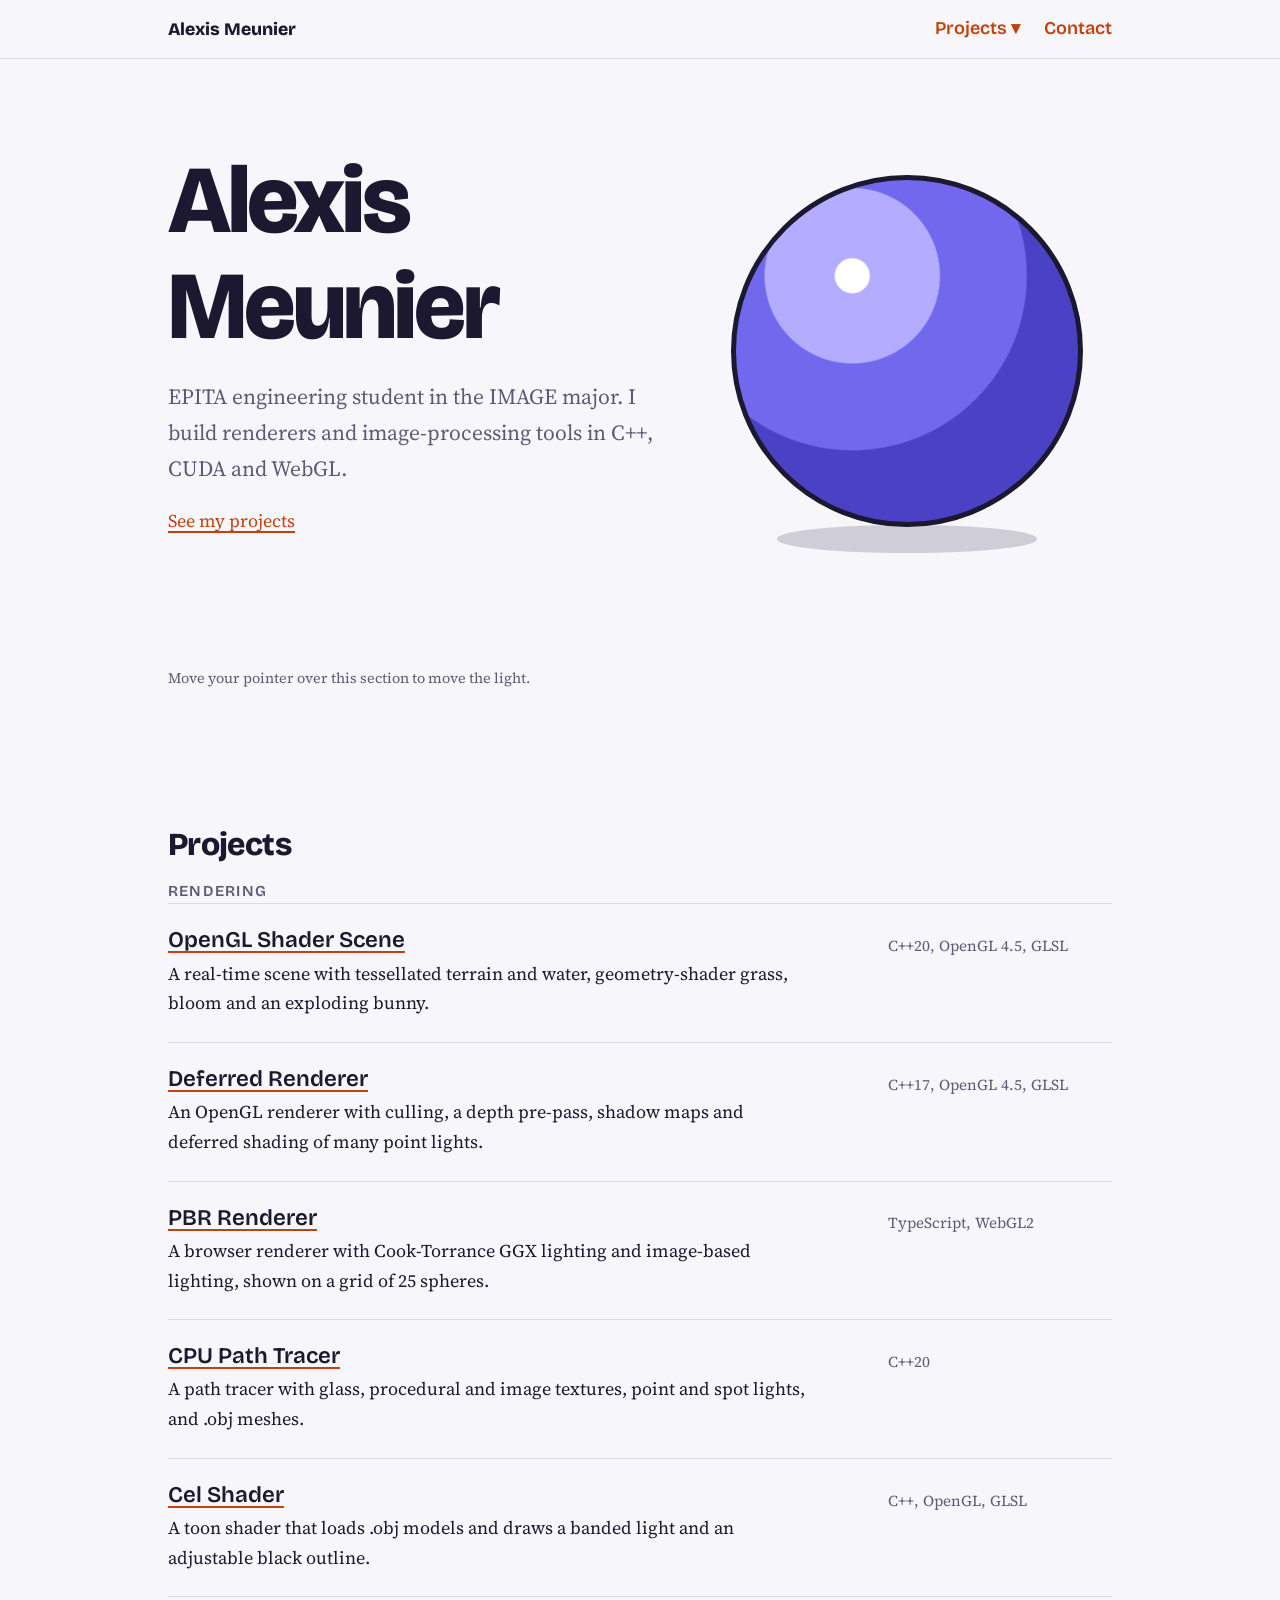
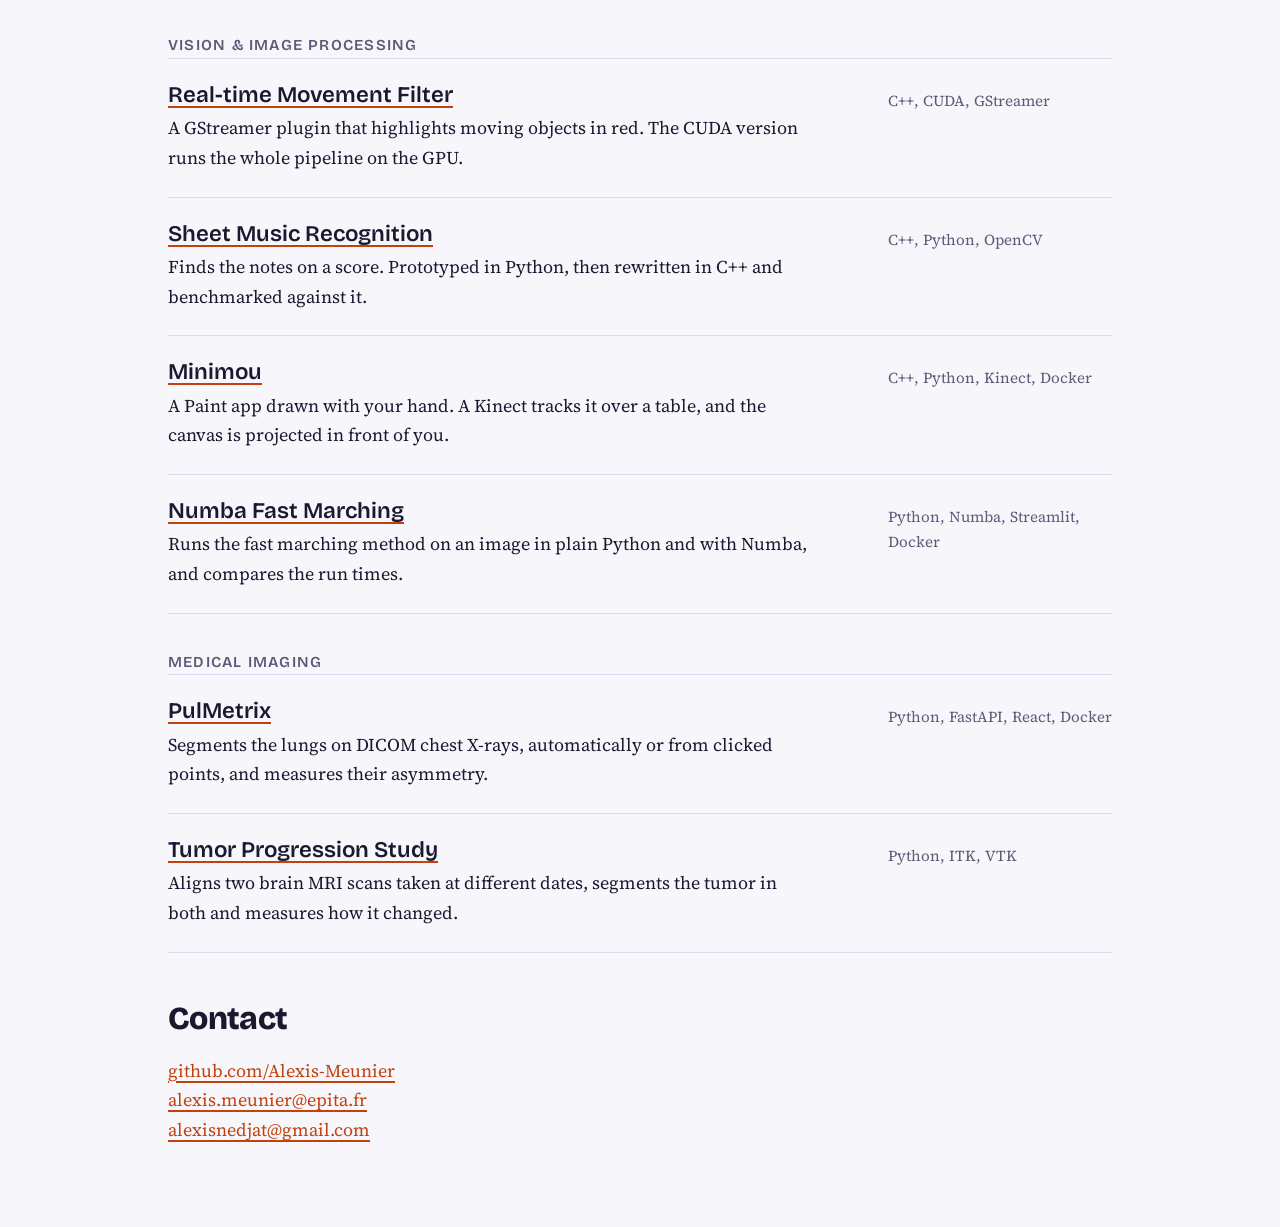
<file: index.html>
<!DOCTYPE html>
<html lang="en">
<head>
  <meta charset="utf-8">
  <meta name="viewport" content="width=device-width, initial-scale=1">
  <title>Alexis Meunier</title>
  <meta name="description" content="Alexis Meunier, EPITA student in the IMAGE major. Renderers, filters and image-processing projects in C++, CUDA and WebGL.">
  <link rel="preconnect" href="https://fonts.googleapis.com">
  <link rel="preconnect" href="https://fonts.gstatic.com" crossorigin>
  <link href="https://fonts.googleapis.com/css2?family=Bricolage+Grotesque:wght@600;800&family=Source+Serif+4:wght@400;600&display=swap" rel="stylesheet">
  <link rel="stylesheet" href="style.css">
  <script src="nav.js" data-root="" defer></script>
</head>
<body>
  <main>
    <header class="hero" id="hero">
      <div class="hero-text">
        <h1>Alexis Meunier</h1>
        <p class="lead">EPITA engineering student in the IMAGE major. I build renderers and image-processing tools in C++, CUDA and WebGL.</p>
        <p><a href="#projects">See my projects</a></p>
      </div>
      <div class="sphere-wrap" aria-hidden="true">
        <div class="sphere"></div>
      </div>
      <p class="hint">Move your pointer over this section to move the light.</p>
    </header>

    <section id="projects" aria-labelledby="projects-title">
      <h2 id="projects-title">Projects</h2>
      <h3 class="group">Rendering</h3>
      <ul class="projects">
        <li>
          <div>
            <h4><a href="projects/opengl-scene.html">OpenGL Shader Scene</a></h4>
            <p>A real-time scene with tessellated terrain and water, geometry-shader grass, bloom and an exploding bunny.</p>
          </div>
          <p class="stack">C++20, OpenGL 4.5, GLSL</p>
        </li>
        <li>
          <div>
            <h4><a href="projects/deferred-renderer.html">Deferred Renderer</a></h4>
            <p>An OpenGL renderer with culling, a depth pre-pass, shadow maps and deferred shading of many point lights.</p>
          </div>
          <p class="stack">C++17, OpenGL 4.5, GLSL</p>
        </li>
        <li>
          <div>
            <h4><a href="projects/pbr-renderer.html">PBR Renderer</a></h4>
            <p>A browser renderer with Cook-Torrance GGX lighting and image-based lighting, shown on a grid of 25 spheres.</p>
          </div>
          <p class="stack">TypeScript, WebGL2</p>
        </li>
        <li>
          <div>
            <h4><a href="projects/path-tracer.html">CPU Path Tracer</a></h4>
            <p>A path tracer with glass, procedural and image textures, point and spot lights, and .obj meshes.</p>
          </div>
          <p class="stack">C++20</p>
        </li>
        <li>
          <div>
            <h4><a href="projects/cel-shader.html">Cel Shader</a></h4>
            <p>A toon shader that loads .obj models and draws a banded light and an adjustable black outline.</p>
          </div>
          <p class="stack">C++, OpenGL, GLSL</p>
        </li>
      </ul>
      <h3 class="group">Vision &amp; Image Processing</h3>
      <ul class="projects">
        <li>
          <div>
            <h4><a href="projects/movement-filter.html">Real-time Movement Filter</a></h4>
            <p>A GStreamer plugin that highlights moving objects in red. The CUDA version runs the whole pipeline on the GPU.</p>
          </div>
          <p class="stack">C++, CUDA, GStreamer</p>
        </li>
        <li>
          <div>
            <h4><a href="projects/sheet-music.html">Sheet Music Recognition</a></h4>
            <p>Finds the notes on a score. Prototyped in Python, then rewritten in C++ and benchmarked against it.</p>
          </div>
          <p class="stack">C++, Python, OpenCV</p>
        </li>
        <li>
          <div>
            <h4><a href="projects/minimou.html">Minimou</a></h4>
            <p>A Paint app drawn with your hand. A Kinect tracks it over a table, and the canvas is projected in front of you.</p>
          </div>
          <p class="stack">C++, Python, Kinect, Docker</p>
        </li>
        <li>
          <div>
            <h4><a href="projects/fast-marching.html">Numba Fast Marching</a></h4>
            <p>Runs the fast marching method on an image in plain Python and with Numba, and compares the run times.</p>
          </div>
          <p class="stack">Python, Numba, Streamlit, Docker</p>
        </li>
      </ul>
      <h3 class="group">Medical Imaging</h3>
      <ul class="projects">
        <li>
          <div>
            <h4><a href="projects/pulmetrix.html">PulMetrix</a></h4>
            <p>Segments the lungs on DICOM chest X-rays, automatically or from clicked points, and measures their asymmetry.</p>
          </div>
          <p class="stack">Python, FastAPI, React, Docker</p>
        </li>
        <li>
          <div>
            <h4><a href="projects/tumor-study.html">Tumor Progression Study</a></h4>
            <p>Aligns two brain MRI scans taken at different dates, segments the tumor in both and measures how it changed.</p>
          </div>
          <p class="stack">Python, ITK, VTK</p>
        </li>
      </ul>
    </section>

    <section id="contact" aria-labelledby="contact-title">
      <h2 id="contact-title">Contact</h2>
      <p>
        <a href="https://github.com/Alexis-Meunier">github.com/Alexis-Meunier</a><br>
        <!-- TODO: put your real email address -->
        <a href="mailto:alexis.meunier@epita.fr">alexis.meunier@epita.fr</a><br>
        <a href="mailto:alexisnedjat@gmail.com">alexisnedjat@gmail.com</a>
      </p>
    </section>
  </main>

  <script>
    // Moves the light on the sphere with the pointer.
    (function () {
      var hero = document.getElementById("hero");
      var sphere = hero.querySelector(".sphere");
      hero.addEventListener("pointermove", function (e) {
        var r = sphere.getBoundingClientRect();
        var x = ((e.clientX - r.left) / r.width) * 100;
        var y = ((e.clientY - r.top) / r.height) * 100;
        sphere.style.setProperty("--lx", Math.max(5, Math.min(95, x)) + "%");
        sphere.style.setProperty("--ly", Math.max(5, Math.min(95, y)) + "%");
      });
    })();
  </script>
</body>
</html>
</file>
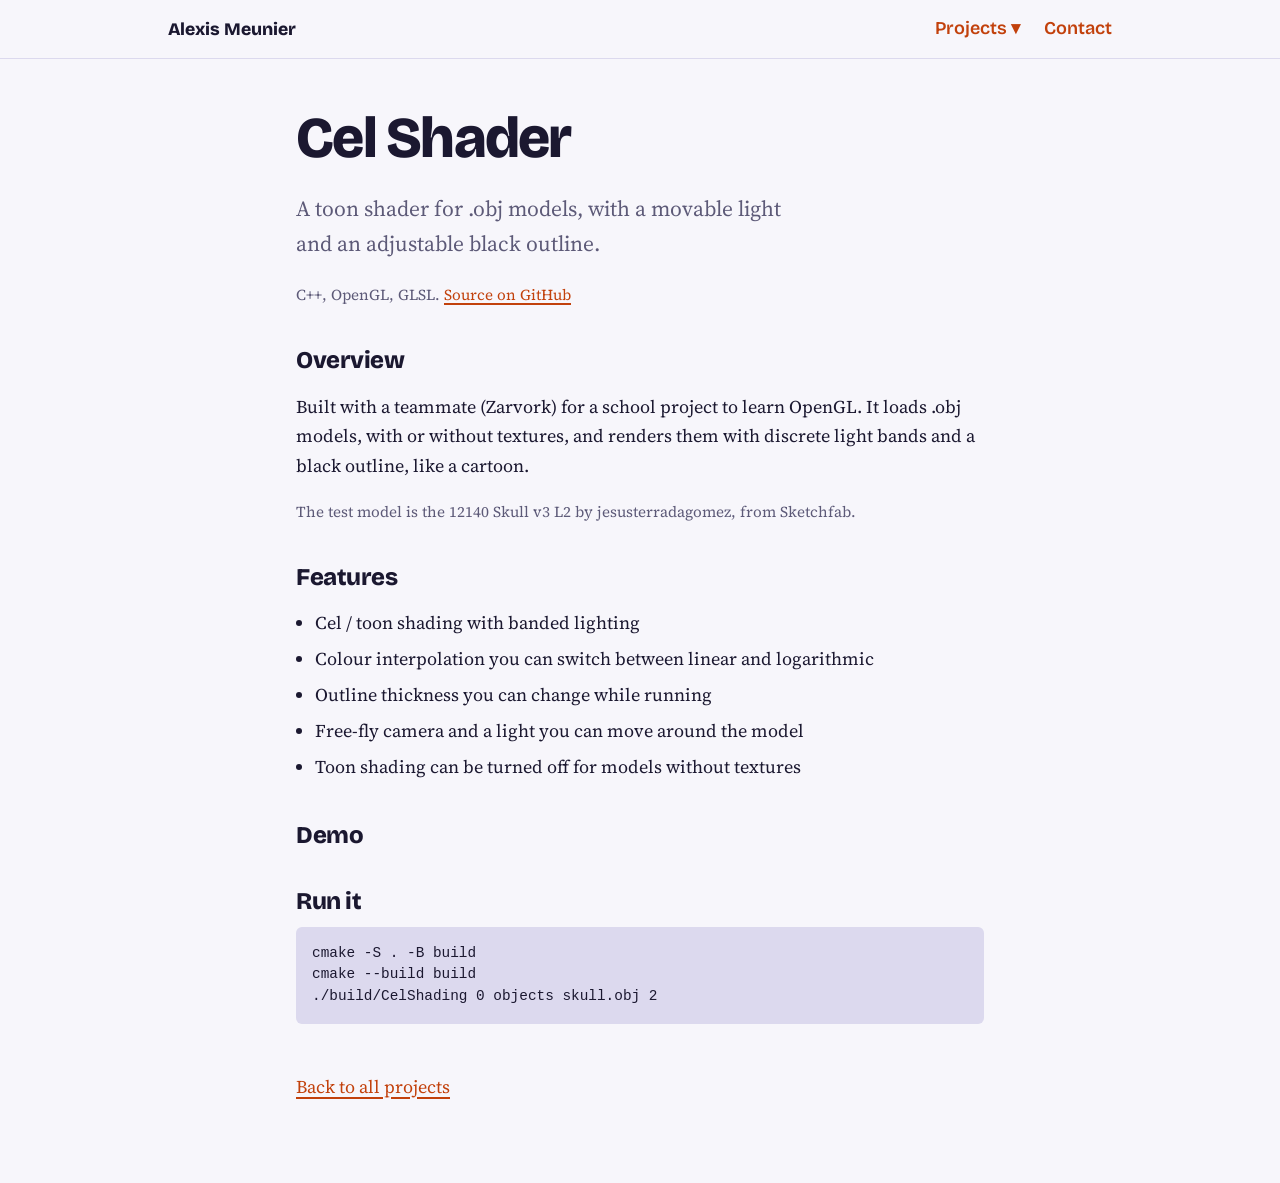
<file: cel-shader.html>
<!DOCTYPE html>
<html lang="en">
<head>
  <meta charset="utf-8">
  <meta name="viewport" content="width=device-width, initial-scale=1">
  <title>Cel Shader - Alexis Meunier</title>
  <meta name="description" content="A toon shader for .obj models, with a movable light and an adjustable black outline.">
  <link rel="preconnect" href="https://fonts.googleapis.com">
  <link rel="preconnect" href="https://fonts.gstatic.com" crossorigin>
  <link href="https://fonts.googleapis.com/css2?family=Bricolage+Grotesque:wght@600;800&family=Source+Serif+4:wght@400;600&display=swap" rel="stylesheet">
  <link rel="stylesheet" href="../style.css">
  <script src="../nav.js" data-root="../" defer></script>
</head>
<body>
  <main class="project">
    <h1>Cel Shader</h1>
    <p class="lead">A toon shader for .obj models, with a movable light and an adjustable black outline.</p>
    <p class="meta">C++, OpenGL, GLSL. <a href="https://github.com/Alexis-Meunier">Source on GitHub</a></p>

    <h2>Overview</h2>
    <p>Built with a teammate (Zarvork) for a school project to learn OpenGL. It loads .obj models, with or without textures, and renders them with discrete light bands and a black outline, like a cartoon.</p>
    <p class="note">The test model is the 12140 Skull v3 L2 by jesusterradagomez, from Sketchfab.</p>

    <h2>Features</h2>
    <ul class="features">
      <li>Cel / toon shading with banded lighting</li>
      <li>Colour interpolation you can switch between linear and logarithmic</li>
      <li>Outline thickness you can change while running</li>
      <li>Free-fly camera and a light you can move around the model</li>
      <li>Toon shading can be turned off for models without textures</li>
    </ul>

    <h2>Demo</h2>
    <div class="demo">
  <!-- TODO: add a screenshot, e.g. <img src="../media/cel-shader.png" alt="Skull rendered with the cel shader"> -->
    </div>

    <h2>Run it</h2>
    <pre><code>cmake -S . -B build
cmake --build build
./build/CelShading 0 objects skull.obj 2</code></pre>

    <p class="back"><a href="../index.html#projects">Back to all projects</a></p>
  </main>
</body>
</html>
</file>
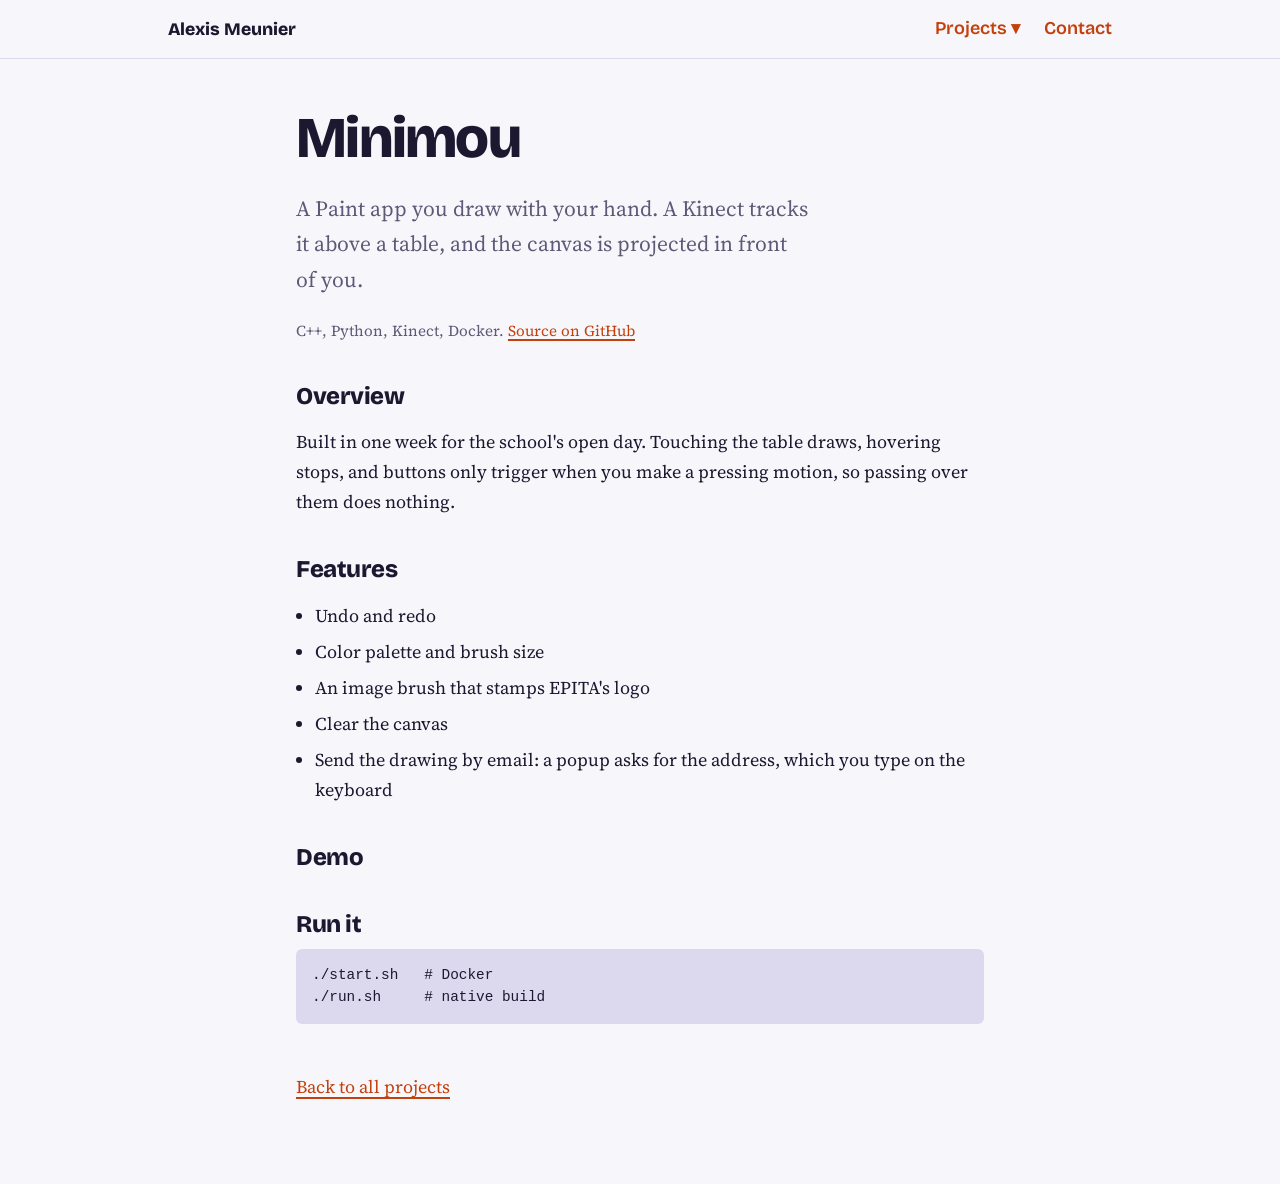
<file: minimou.html>
<!DOCTYPE html>
<html lang="en">
<head>
  <meta charset="utf-8">
  <meta name="viewport" content="width=device-width, initial-scale=1">
  <title>Minimou - Alexis Meunier</title>
  <meta name="description" content="A Paint app you draw with your hand. A Kinect tracks it above a table, and the canvas is projected in front of you.">
  <link rel="preconnect" href="https://fonts.googleapis.com">
  <link rel="preconnect" href="https://fonts.gstatic.com" crossorigin>
  <link href="https://fonts.googleapis.com/css2?family=Bricolage+Grotesque:wght@600;800&family=Source+Serif+4:wght@400;600&display=swap" rel="stylesheet">
  <link rel="stylesheet" href="../style.css">
  <script src="../nav.js" data-root="../" defer></script>
</head>
<body>
  <main class="project">
    <h1>Minimou</h1>
    <p class="lead">A Paint app you draw with your hand. A Kinect tracks it above a table, and the canvas is projected in front of you.</p>
    <p class="meta">C++, Python, Kinect, Docker. <a href="https://github.com/Alexis-Meunier/Kinect-MyPaint">Source on GitHub</a></p>

    <h2>Overview</h2>
    <p>Built in one week for the school&#x27;s open day. Touching the table draws, hovering stops, and buttons only trigger when you make a pressing motion, so passing over them does nothing.</p>

    <h2>Features</h2>
    <ul class="features">
      <li>Undo and redo</li>
      <li>Color palette and brush size</li>
      <li>An image brush that stamps EPITA&#x27;s logo</li>
      <li>Clear the canvas</li>
      <li>Send the drawing by email: a popup asks for the address, which you type on the keyboard</li>
    </ul>

    <h2>Demo</h2>
    <div class="demo">
  <!-- TODO: add a photo or GIF of the setup, e.g. <img src="../media/minimou.gif" alt="Minimou in use"> -->
    </div>

    <h2>Run it</h2>
    <pre><code>./start.sh   # Docker
./run.sh     # native build</code></pre>

    <p class="back"><a href="../index.html#projects">Back to all projects</a></p>
  </main>
</body>
</html>
</file>
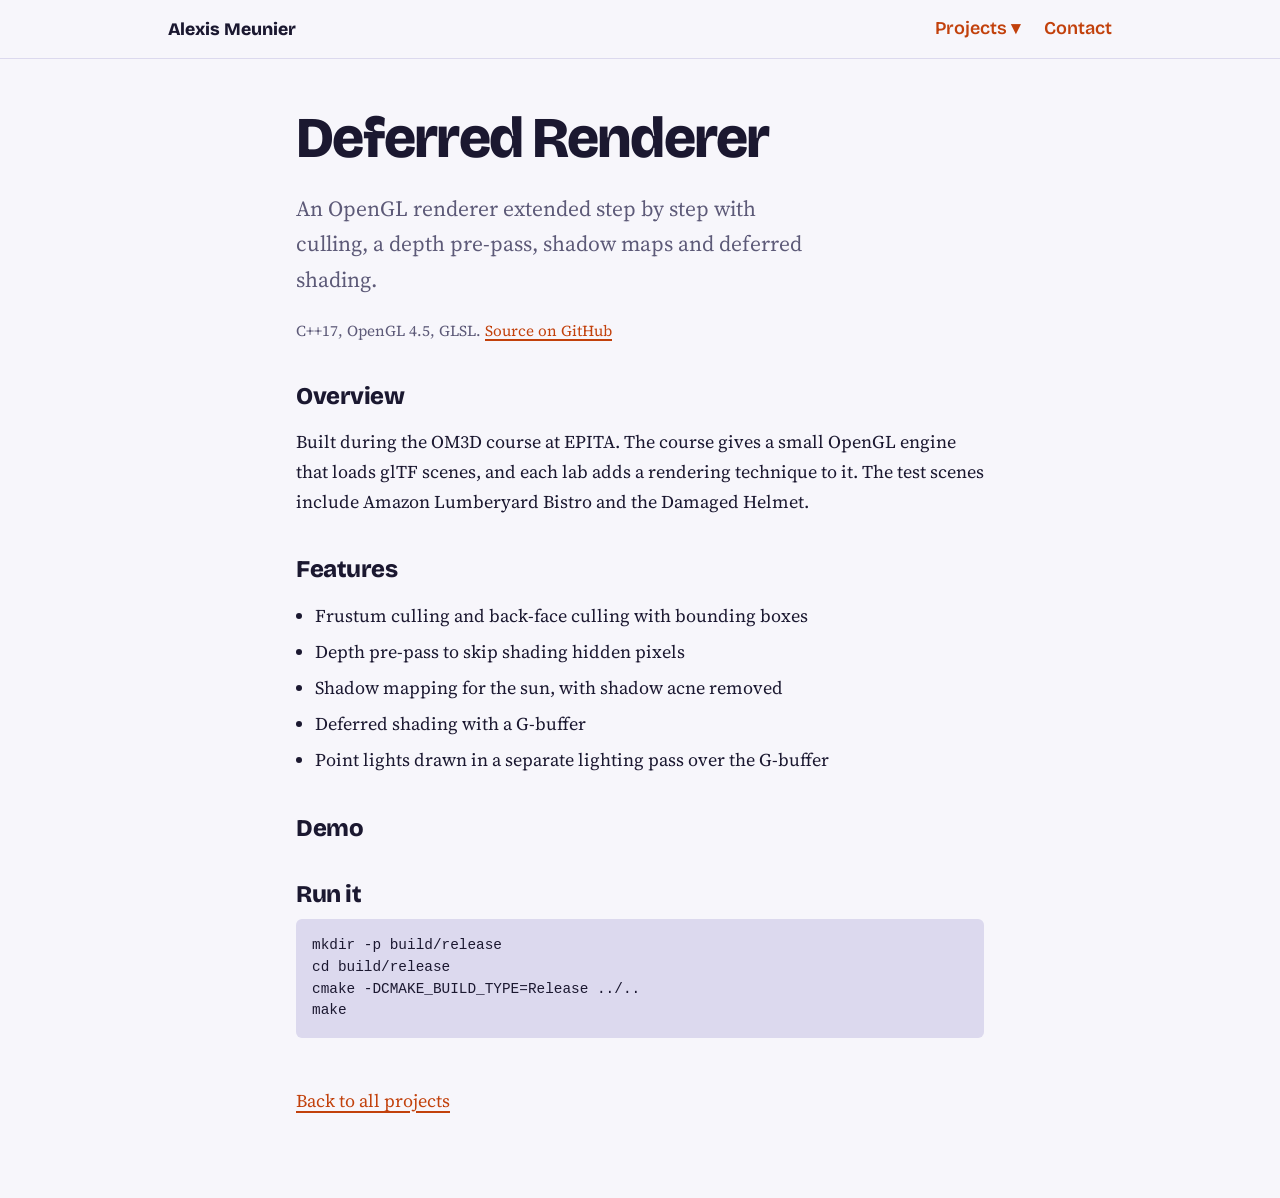
<file: projects/deferred-renderer.html>
<!DOCTYPE html>
<html lang="en">
<head>
  <meta charset="utf-8">
  <meta name="viewport" content="width=device-width, initial-scale=1">
  <title>Deferred Renderer - Alexis Meunier</title>
  <meta name="description" content="An OpenGL renderer extended step by step with culling, a depth pre-pass, shadow maps and deferred shading.">
  <link rel="preconnect" href="https://fonts.googleapis.com">
  <link rel="preconnect" href="https://fonts.gstatic.com" crossorigin>
  <link href="https://fonts.googleapis.com/css2?family=Bricolage+Grotesque:wght@600;800&family=Source+Serif+4:wght@400;600&display=swap" rel="stylesheet">
  <link rel="stylesheet" href="../style.css">
  <script src="../nav.js" data-root="../" defer></script>
</head>
<body>
  <main class="project">
    <h1>Deferred Renderer</h1>
    <p class="lead">An OpenGL renderer extended step by step with culling, a depth pre-pass, shadow maps and deferred shading.</p>
    <p class="meta">C++17, OpenGL 4.5, GLSL. <a href="https://github.com/Alexis-Meunier/OM3D">Source on GitHub</a></p>

    <h2>Overview</h2>
    <p>Built during the OM3D course at EPITA. The course gives a small OpenGL engine that loads glTF scenes, and each lab adds a rendering technique to it. The test scenes include Amazon Lumberyard Bistro and the Damaged Helmet.</p>

    <h2>Features</h2>
    <ul class="features">
      <li>Frustum culling and back-face culling with bounding boxes</li>
      <li>Depth pre-pass to skip shading hidden pixels</li>
      <li>Shadow mapping for the sun, with shadow acne removed</li>
      <li>Deferred shading with a G-buffer</li>
      <li>Point lights drawn in a separate lighting pass over the G-buffer</li>
    </ul>

    <h2>Demo</h2>
    <div class="demo">
  <!-- TODO: add a screenshot, e.g. <img src="../media/deferred-renderer.png" alt="Bistro scene with deferred lighting"> -->
    </div>

    <h2>Run it</h2>
    <pre><code>mkdir -p build/release
cd build/release
cmake -DCMAKE_BUILD_TYPE=Release ../..
make</code></pre>

    <p class="back"><a href="../index.html#projects">Back to all projects</a></p>
  </main>
</body>
</html>
</file>
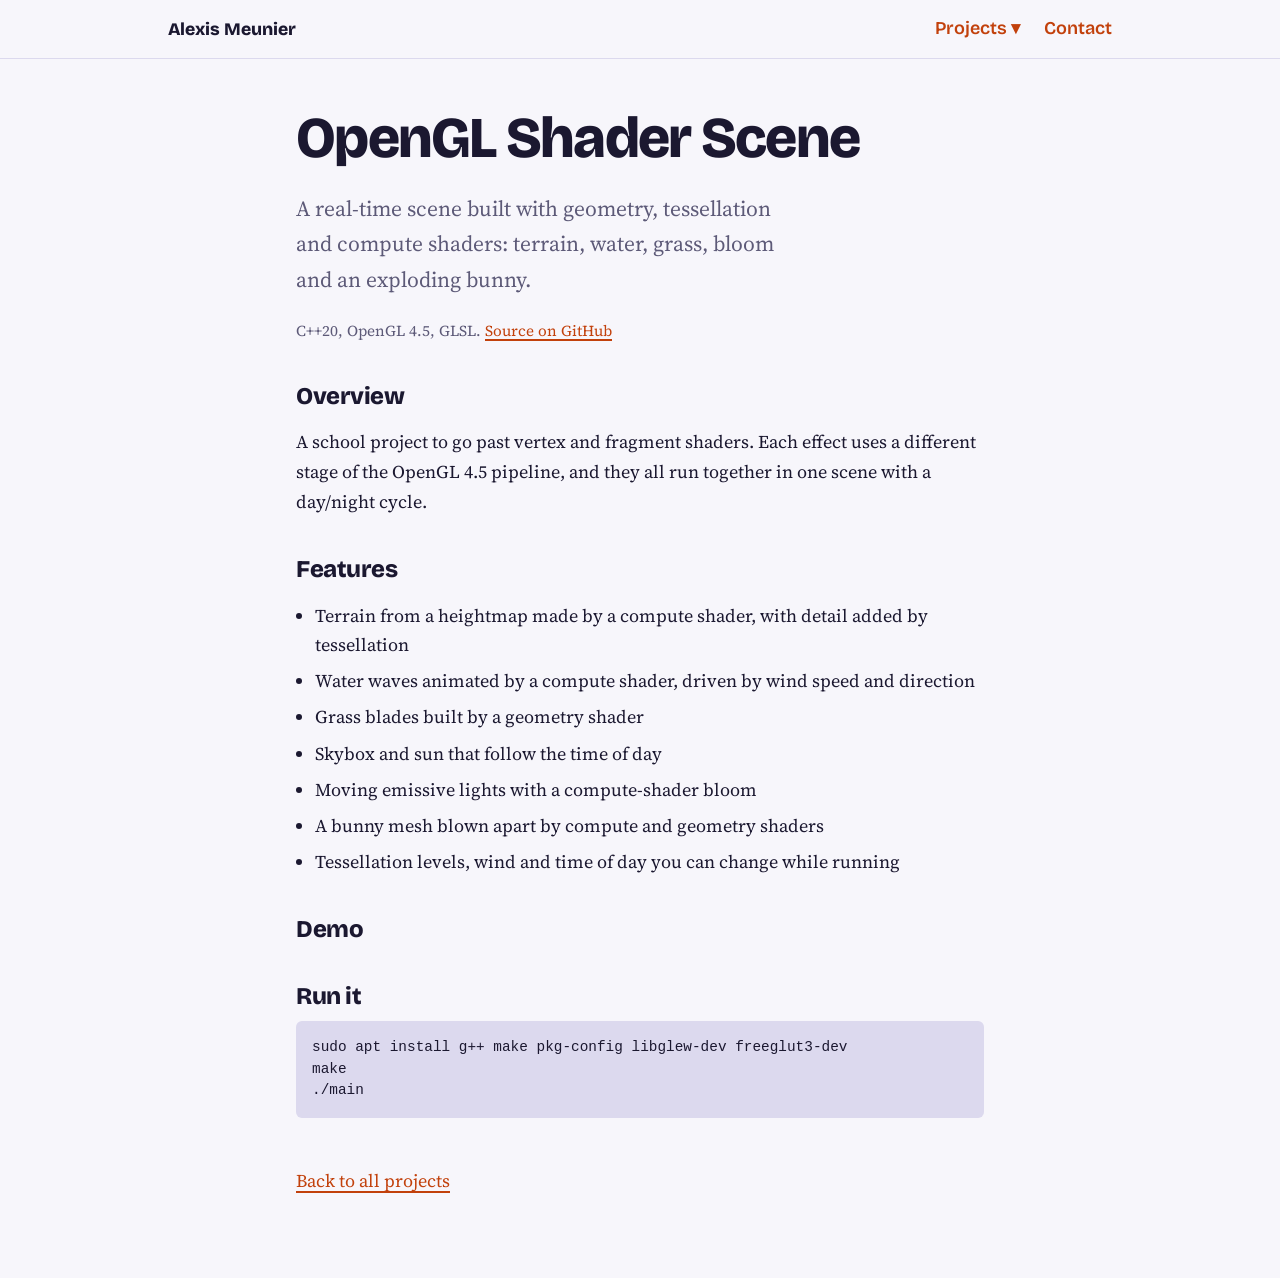
<file: projects/opengl-scene.html>
<!DOCTYPE html>
<html lang="en">
<head>
  <meta charset="utf-8">
  <meta name="viewport" content="width=device-width, initial-scale=1">
  <title>OpenGL Shader Scene - Alexis Meunier</title>
  <meta name="description" content="A real-time scene built with geometry, tessellation and compute shaders: terrain, water, grass, bloom and an exploding bunny.">
  <link rel="preconnect" href="https://fonts.googleapis.com">
  <link rel="preconnect" href="https://fonts.gstatic.com" crossorigin>
  <link href="https://fonts.googleapis.com/css2?family=Bricolage+Grotesque:wght@600;800&family=Source+Serif+4:wght@400;600&display=swap" rel="stylesheet">
  <link rel="stylesheet" href="../style.css">
  <script src="../nav.js" data-root="../" defer></script>
</head>
<body>
  <main class="project">
    <h1>OpenGL Shader Scene</h1>
    <p class="lead">A real-time scene built with geometry, tessellation and compute shaders: terrain, water, grass, bloom and an exploding bunny.</p>
    <p class="meta">C++20, OpenGL 4.5, GLSL. <a href="https://github.com/Alexis-Meunier/OpenGL-Advanced">Source on GitHub</a></p>

    <h2>Overview</h2>
    <p>A school project to go past vertex and fragment shaders. Each effect uses a different stage of the OpenGL 4.5 pipeline, and they all run together in one scene with a day/night cycle.</p>

    <h2>Features</h2>
    <ul class="features">
      <li>Terrain from a heightmap made by a compute shader, with detail added by tessellation</li>
      <li>Water waves animated by a compute shader, driven by wind speed and direction</li>
      <li>Grass blades built by a geometry shader</li>
      <li>Skybox and sun that follow the time of day</li>
      <li>Moving emissive lights with a compute-shader bloom</li>
      <li>A bunny mesh blown apart by compute and geometry shaders</li>
      <li>Tessellation levels, wind and time of day you can change while running</li>
    </ul>

    <h2>Demo</h2>
    <div class="demo">
  <!-- TODO: add a screenshot, e.g. <img src="../media/opengl-scene.png" alt="Terrain, water and grass at sunset"> -->
    </div>

    <h2>Run it</h2>
    <pre><code>sudo apt install g++ make pkg-config libglew-dev freeglut3-dev
make
./main</code></pre>

    <p class="back"><a href="../index.html#projects">Back to all projects</a></p>
  </main>
</body>
</html>
</file>
<file: style.css>
:root {
  --bg: #f7f6fb;
  --fg: #1b1830;
  --muted: #5d5a78;
  --line: #dcd9ee;
  --link: #c2410c;
  --lit: #b3acff;
  --mid: #7168ed;
  --shade: #4a41c4;
  --ink: #1b1830;
  --display: "Bricolage Grotesque", "Helvetica Neue", Arial, sans-serif;
  --body: "Source Serif 4", Georgia, "Times New Roman", serif;
}

@media (prefers-color-scheme: dark) {
  :root:not([data-theme="light"]) {
    --bg: #14131f;
    --fg: #ecebf7;
    --muted: #a7a4c4;
    --line: #2c2a44;
    --link: #fb923c;
    --ink: #07060f;
  }
}

*, *::before, *::after { box-sizing: border-box; }

html { scroll-behavior: smooth; }

body {
  margin: 0;
  background: var(--bg);
  color: var(--fg);
  font-family: var(--body);
  font-size: 1.125rem;
  line-height: 1.65;
}

main {
  max-width: 62rem;
  margin: 0 auto;
  padding: 0 1.5rem 4rem;
}

h1, h2, h3, h4 {
  font-family: var(--display);
  line-height: 1.1;
  margin: 0;
}

a {
  color: var(--link);
  text-underline-offset: 0.2em;
  text-decoration-thickness: 2px;
}

a:hover { text-decoration-thickness: 3px; }

a:focus-visible {
  outline: 3px solid var(--link);
  outline-offset: 3px;
  border-radius: 2px;
}

/* Hero */
.hero {
  display: grid;
  grid-template-columns: 1.1fr 0.9fr;
  align-items: center;
  gap: 2rem;
  min-height: 80vh;
  padding: 3rem 0;
  position: relative;
}

.hero h1 {
  font-size: clamp(3rem, 9vw, 6rem);
  font-weight: 800;
  letter-spacing: -0.03em;
}

.lead {
  max-width: 32rem;
  margin: 1.25rem 0;
  font-size: 1.35rem;
  color: var(--muted);
}

.hint {
  grid-column: 1 / -1;
  margin: 0;
  font-size: 0.9rem;
  color: var(--muted);
}

/* Cel-shaded sphere: hard color bands and a flat outline, like a toon shader */
.sphere-wrap {
  display: flex;
  justify-content: center;
}

.sphere {
  --lx: 34%;
  --ly: 28%;
  position: relative;
  width: min(100%, 22rem);
  aspect-ratio: 1;
  border-radius: 50%;
  border: 5px solid var(--ink);
  background:
    radial-gradient(circle at var(--lx) var(--ly),
      #fff 0 5%, transparent 5.5%),
    radial-gradient(circle at var(--lx) var(--ly),
      var(--lit) 0 26%,
      var(--mid) 26.5% 52%,
      var(--shade) 52.5% 100%);
}

.sphere::after {
  content: "";
  position: absolute;
  left: 12%;
  right: 12%;
  bottom: -9%;
  height: 8%;
  border-radius: 50%;
  background: var(--ink);
  opacity: 0.18;
  z-index: -1;
}

/* Sections */
section { padding-top: 3rem; }

h2 {
  font-size: 2rem;
  font-weight: 800;
  letter-spacing: -0.02em;
  margin-bottom: 1.25rem;
}

/* Projects */
.group {
  font-size: 0.95rem;
  font-weight: 600;
  color: var(--muted);
  text-transform: uppercase;
  letter-spacing: 0.08em;
  margin: 2.5rem 0 0.25rem;
}
.group:first-of-type { margin-top: 0; }

.projects {
  list-style: none;
  margin: 0;
  padding: 0;
}

.projects li {
  display: grid;
  grid-template-columns: 1fr 14rem;
  gap: 0.5rem 2rem;
  padding: 1.5rem 0;
  border-top: 1px solid var(--line);
}

.projects li:last-child { border-bottom: 1px solid var(--line); }

.projects h4 {
  font-size: 1.4rem;
  font-weight: 600;
  margin-bottom: 0.35rem;
}

.projects h4 a { color: var(--fg); text-decoration-color: var(--link); }
.projects h4 a:hover { color: var(--link); }

.projects p { margin: 0; max-width: 40rem; }

.stack {
  color: var(--muted);
  font-size: 0.95rem;
  align-self: start;
  padding-top: 0.3rem;
}

/* Small screens */
@media (max-width: 40rem) {
  body { font-size: 1.05rem; }

  .hero {
    grid-template-columns: 1fr;
    min-height: auto;
    padding-top: 2rem;
  }

  .sphere-wrap { order: -1; }
  .sphere { width: min(70%, 16rem); }

  .projects li { grid-template-columns: 1fr; }
}

@media (prefers-reduced-motion: reduce) {
  html { scroll-behavior: auto; }
}

/* Top menu */
.site-nav {
  position: sticky;
  top: 0;
  z-index: 10;
  display: flex;
  justify-content: space-between;
  align-items: center;
  gap: 1rem;
  padding: 0.9rem max(1.5rem, calc((100% - 62rem) / 2 + 1.5rem));
  background: var(--bg);
  border-bottom: 1px solid var(--line);
  font-family: var(--display);
  font-weight: 600;
}

.site-nav a { text-decoration: none; }
.site-nav .brand { color: var(--fg); font-weight: 800; font-size: 1.1rem; }
.nav-right { display: flex; align-items: center; gap: 1.5rem; }
.nav-right > a:hover, .menu summary:hover { text-decoration: underline; text-decoration-thickness: 2px; }

.menu { position: relative; }
.menu summary { cursor: pointer; color: var(--link); list-style: none; }
.menu summary::-webkit-details-marker { display: none; }
.menu summary::after { content: " \25BE"; }
.menu summary:focus-visible { outline: 3px solid var(--link); outline-offset: 3px; }

.menu-panel {
  position: absolute;
  right: 0;
  top: calc(100% + 0.6rem);
  display: grid;
  grid-template-columns: repeat(3, 14rem);
  gap: 0.5rem;
  max-width: calc(100vw - 2rem);
  max-height: calc(100vh - 5rem);
  overflow-y: auto;
  padding: 0.5rem;
  background: var(--bg);
  border: 1px solid var(--line);
  border-radius: 8px;
}

.menu-group p { margin: 0.4rem 0.75rem 0.2rem; color: var(--muted); font-size: 0.8rem; text-transform: uppercase; letter-spacing: 0.06em; }
.menu ul { margin: 0; padding: 0; list-style: none; }

@media (max-width: 48rem) {
  .menu-panel { grid-template-columns: 15rem; }
}

.menu li a { display: block; padding: 0.5rem 0.75rem; color: var(--fg); border-radius: 4px; }
.menu li a:hover, .menu li a[aria-current="page"] { background: var(--line); }

/* Project pages */
main.project { max-width: 46rem; padding-top: 3rem; }
.project h1 { font-size: clamp(2.2rem, 7vw, 3.6rem); font-weight: 800; letter-spacing: -0.03em; }
.project .meta { color: var(--muted); font-size: 0.95rem; margin: 0 0 1rem; }
.project h2 { font-size: 1.5rem; margin: 2.5rem 0 0.75rem; }
.features { padding-left: 1.2rem; }
.features li { margin-bottom: 0.4rem; }
.note { color: var(--muted); font-size: 0.95rem; }

.demo img { display: block; max-width: 100%; height: auto; border: 1px solid var(--line); border-radius: 6px; }
.demo figure { margin: 0; }
.demo figcaption { color: var(--muted); font-size: 0.9rem; margin-top: 0.4rem; }
.pair { display: grid; grid-template-columns: 1fr 1fr; gap: 1rem; }
.demo-frame { width: 100%; height: 36rem; border: 1px solid var(--line); border-radius: 6px; background: #000; }

pre {
  margin: 0;
  padding: 1rem;
  overflow-x: auto;
  background: var(--line);
  border-radius: 6px;
  font-size: 0.9rem;
  line-height: 1.5;
}

.back { margin-top: 3rem; }

@media (max-width: 40rem) {
  .pair { grid-template-columns: 1fr; }
  .demo-frame { height: 26rem; }
}
</file>
